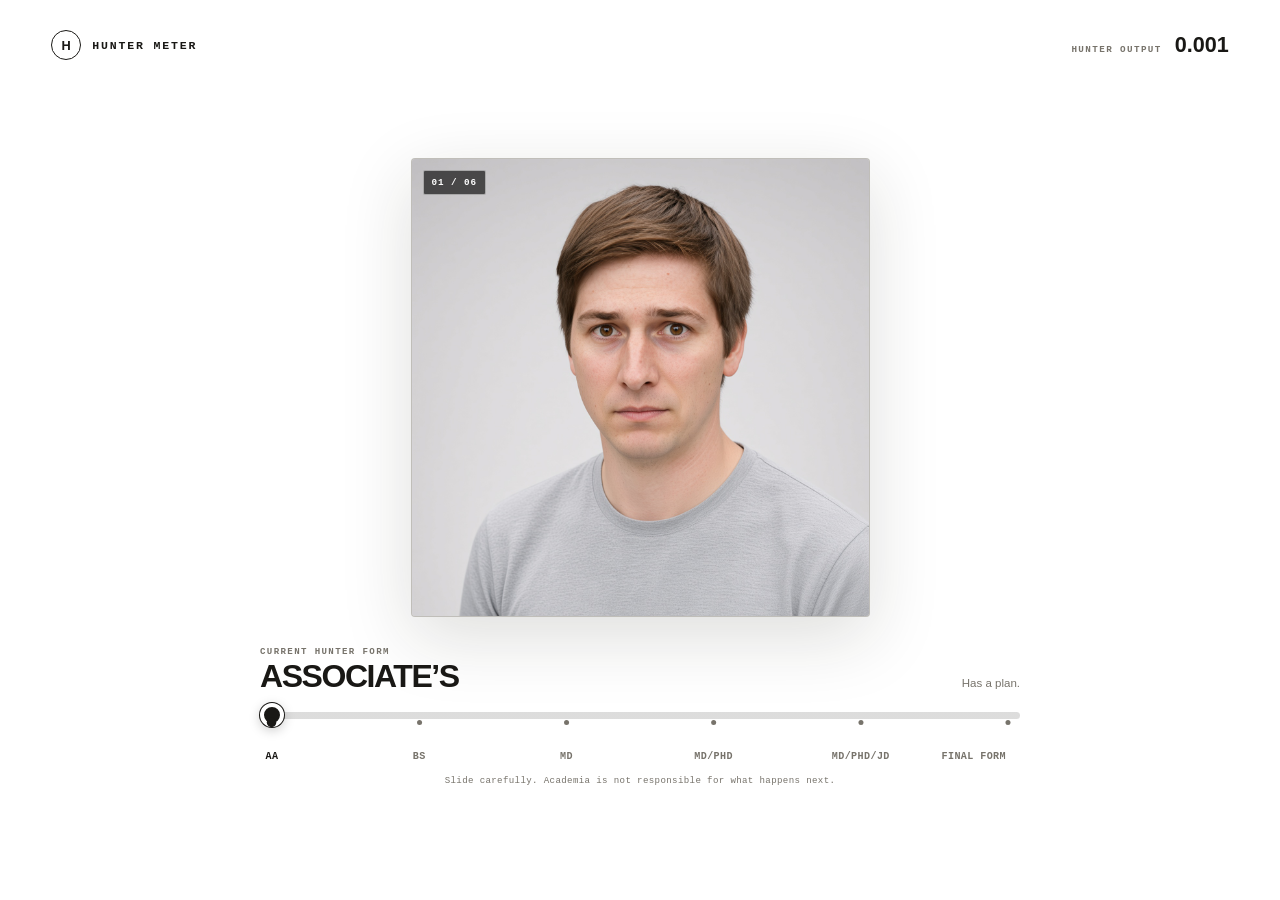
<file: index.html>
<!doctype html>
<html lang="en">
<head>
  <meta charset="utf-8">
  <meta name="viewport" content="width=device-width, initial-scale=1, viewport-fit=cover">
  <meta name="description" content="Slide the Hunter Meter from Associate’s degree to terminal credential event.">
  <meta name="theme-color" content="#ffffff">
  <title>Hunter Meter</title>
  <style>
:root {
  --ink: #191815;
  --paper: #ffffff;
  --muted: #77736b;
  --line: rgba(25, 24, 21, 0.18);
  --gold: #f2b84b;
  --gold-bright: #ffd879;
  --font-display: "Arial Black", "Helvetica Neue", Arial, sans-serif;
  --font-body: Inter, ui-sans-serif, -apple-system, BlinkMacSystemFont, "Segoe UI",
    sans-serif;
  --font-mono: "SFMono-Regular", Consolas, "Liberation Mono", monospace;
}

* {
  box-sizing: border-box;
}

html {
  background: #ffffff;
}

html,
body {
  margin: 0;
  min-height: 100%;
}

body {
  color: var(--ink);
  font-family: var(--font-body);
  overflow-x: hidden;
}

button,
input {
  font: inherit;
}

button {
  -webkit-tap-highlight-color: transparent;
}

.sr-only {
  position: absolute;
  width: 1px;
  height: 1px;
  padding: 0;
  margin: -1px;
  overflow: hidden;
  clip: rect(0, 0, 0, 0);
  white-space: nowrap;
  border: 0;
}

.hunter-meter {
  position: relative;
  min-height: 100svh;
  isolation: isolate;
  overflow: hidden;
  background: var(--paper);
  color: var(--ink);
  transition:
    background-color 850ms cubic-bezier(0.22, 1, 0.36, 1),
    color 650ms ease;
}

.hunter-meter.is-dark {
  background: #020100;
  color: #fff8e8;
}

.ambient-grid {
  position: fixed;
  z-index: -2;
  inset: 0;
  pointer-events: none;
  opacity: 0;
  transition: opacity 700ms ease;
}

.is-dark .ambient-grid {
  opacity: 0.32;
  background-image:
    radial-gradient(circle at 15% 20%, rgba(255, 205, 109, 0.8) 0 1px, transparent 1.5px),
    radial-gradient(circle at 78% 31%, rgba(255, 228, 172, 0.7) 0 1px, transparent 1.5px),
    radial-gradient(circle at 33% 73%, rgba(255, 183, 67, 0.55) 0 1px, transparent 1.5px);
  background-size: 173px 181px, 211px 199px, 239px 227px;
  mask-image: none;
}

.event-horizon {
  position: fixed;
  z-index: -1;
  inset: 0;
  pointer-events: none;
  background: radial-gradient(circle at 50% 43%, #190d02 0%, #050301 45%, #000 100%);
  animation: eventHorizon 900ms cubic-bezier(0.22, 1, 0.36, 1) both;
}

.site-header {
  position: relative;
  z-index: 3;
  display: flex;
  align-items: center;
  justify-content: space-between;
  width: 100%;
  padding: clamp(18px, 3vw, 30px) clamp(18px, 4vw, 56px) 0;
}

.wordmark {
  display: inline-flex;
  align-items: center;
  gap: 11px;
  color: inherit;
  font-family: var(--font-mono);
  font-size: 0.72rem;
  font-weight: 800;
  letter-spacing: 0.16em;
  text-decoration: none;
}

.wordmark-mark {
  display: grid;
  place-items: center;
  width: 30px;
  height: 30px;
  border: 1px solid currentColor;
  border-radius: 50%;
  font-family: var(--font-display);
  font-size: 0.8rem;
  letter-spacing: 0;
}

.is-dark .wordmark-mark {
  color: var(--gold-bright);
  box-shadow: 0 0 24px rgba(255, 187, 67, 0.35);
}

.header-reading {
  display: flex;
  align-items: baseline;
  gap: 13px;
  font-family: var(--font-mono);
}

.header-reading span {
  color: var(--muted);
  font-size: 0.58rem;
  font-weight: 700;
  letter-spacing: 0.15em;
}

.header-reading strong {
  font-family: var(--font-display);
  font-size: 1.35rem;
  line-height: 1;
}

.is-dark .header-reading span {
  color: #a6977d;
}

.is-dark .header-reading strong {
  color: var(--gold-bright);
  text-shadow: 0 0 20px rgba(255, 191, 72, 0.45);
}

.meter-stage {
  position: relative;
  z-index: 2;
  display: flex;
  flex-direction: column;
  align-items: center;
  justify-content: center;
  width: min(100% - 32px, 980px);
  min-height: calc(100svh - 72px);
  margin: 0 auto;
  padding: clamp(14px, 2.5svh, 26px) 0 clamp(18px, 3svh, 32px);
}

.portrait-zone {
  position: relative;
  display: grid;
  flex: 0 1 auto;
  place-items: center;
}

.portrait-shell {
  position: relative;
  z-index: 2;
  width: min(54vw, 51svh, 520px);
  aspect-ratio: 1;
  margin: 0;
  overflow: hidden;
  border: 1px solid rgba(25, 24, 21, 0.13);
  border-radius: 4px;
  background: #d9d7d2;
  box-shadow: 0 20px 70px rgba(36, 31, 22, 0.15);
  transition:
    width 700ms cubic-bezier(0.22, 1, 0.36, 1),
    border-radius 700ms ease,
    border-color 700ms ease,
    box-shadow 700ms ease;
}

.portrait-image {
  display: block;
  width: 100%;
  height: 100%;
  object-fit: cover;
  animation: portraitArrive 340ms cubic-bezier(0.22, 1, 0.36, 1) both;
}

.image-index {
  position: absolute;
  top: 11px;
  left: 11px;
  padding: 6px 8px;
  border: 1px solid rgba(255, 255, 255, 0.52);
  border-radius: 2px;
  background: rgba(13, 13, 12, 0.68);
  color: #fff;
  font-family: var(--font-mono);
  font-size: 0.58rem;
  font-weight: 800;
  letter-spacing: 0.1em;
  backdrop-filter: blur(8px);
}

.level-4 .portrait-shell {
  width: min(72vw, 62svh, 680px);
  border-color: rgba(255, 203, 104, 0.4);
  border-radius: 10px;
  background: #000;
  box-shadow:
    0 0 0 1px rgba(255, 191, 72, 0.15),
    0 0 80px rgba(255, 166, 32, 0.2),
    0 30px 100px rgba(0, 0, 0, 0.82);
}

.level-4 .portrait-image {
  object-fit: contain;
  animation: apexArrive 1050ms cubic-bezier(0.16, 1, 0.3, 1) both;
}

.gold-burst {
  position: absolute;
  z-index: 0;
  width: 120%;
  aspect-ratio: 1;
  border-radius: 50%;
  background:
    radial-gradient(circle, rgba(255, 205, 106, 0.35) 0%, rgba(255, 161, 29, 0.12) 32%, transparent 70%),
    conic-gradient(from 0deg, transparent, rgba(255, 202, 91, 0.13), transparent 18%, rgba(255, 190, 63, 0.1), transparent 37%);
  filter: blur(10px);
  animation: goldTurn 16s linear infinite;
}

.meter-panel {
  position: relative;
  z-index: 4;
  width: min(780px, 100%);
  margin-top: clamp(16px, 2.6svh, 26px);
  padding: 0 10px;
}

.degree-readout {
  display: flex;
  align-items: end;
  justify-content: space-between;
  gap: 26px;
  min-height: 52px;
  margin-bottom: 13px;
}

.readout-label {
  margin: 0 0 4px;
  color: var(--muted);
  font-family: var(--font-mono);
  font-size: 0.57rem;
  font-weight: 800;
  letter-spacing: 0.15em;
}

.degree-readout h1 {
  max-width: 580px;
  margin: 0;
  font-family: var(--font-display);
  font-size: clamp(1.2rem, 2.8vw, 2rem);
  line-height: 0.98;
  letter-spacing: -0.045em;
  text-transform: uppercase;
}

.level-caption {
  flex: 0 0 auto;
  max-width: 260px;
  margin: 0 0 2px;
  color: var(--muted);
  font-size: 0.72rem;
  line-height: 1.25;
  text-align: right;
}

.is-dark .readout-label,
.is-dark .level-caption {
  color: #aa9b83;
}

.is-dark .degree-readout h1 {
  color: var(--gold-bright);
  text-shadow: 0 0 24px rgba(255, 181, 57, 0.28);
}

.meter-range {
  width: 100%;
  height: 7px;
  margin: 7px 0 0;
  border-radius: 999px;
  outline: none;
  appearance: none;
  cursor: ew-resize;
  background: linear-gradient(
    to right,
    var(--ink) 0%,
    var(--ink) var(--meter-progress),
    rgba(25, 24, 21, 0.15) var(--meter-progress),
    rgba(25, 24, 21, 0.15) 100%
  );
}

.meter-range::-webkit-slider-thumb {
  width: 24px;
  height: 24px;
  border: 4px solid var(--paper);
  border-radius: 50%;
  appearance: none;
  background: var(--ink);
  box-shadow: 0 0 0 1px var(--ink), 0 3px 12px rgba(0, 0, 0, 0.22);
  transition: transform 180ms ease;
}

.meter-range::-moz-range-thumb {
  width: 17px;
  height: 17px;
  border: 4px solid var(--paper);
  border-radius: 50%;
  background: var(--ink);
  box-shadow: 0 0 0 1px var(--ink), 0 3px 12px rgba(0, 0, 0, 0.22);
}

.meter-range:hover::-webkit-slider-thumb,
.meter-range:focus-visible::-webkit-slider-thumb {
  transform: scale(1.16);
}

.meter-range:focus-visible {
  outline: 3px solid rgba(31, 98, 255, 0.35);
  outline-offset: 8px;
}

.is-dark .meter-range {
  background: linear-gradient(
    to right,
    var(--gold-bright) 0%,
    var(--gold-bright) var(--meter-progress),
    rgba(255, 216, 121, 0.2) var(--meter-progress),
    rgba(255, 216, 121, 0.2) 100%
  );
}

.is-dark .meter-range::-webkit-slider-thumb {
  border-color: #0c0802;
  background: var(--gold-bright);
  box-shadow: 0 0 0 1px var(--gold-bright), 0 0 24px rgba(255, 183, 57, 0.7);
}

.is-dark .meter-range::-moz-range-thumb {
  border-color: #0c0802;
  background: var(--gold-bright);
  box-shadow: 0 0 0 1px var(--gold-bright), 0 0 24px rgba(255, 183, 57, 0.7);
}

.meter-stops {
  position: relative;
  width: calc(100% - 24px);
  height: 44px;
  margin: 4px 12px 0;
}

.meter-stop {
  position: absolute;
  top: 0;
  min-width: 0;
  min-height: 44px;
  padding: 16px 2px 0;
  border: 0;
  background: transparent;
  color: var(--muted);
  cursor: pointer;
  font-family: var(--font-mono);
  font-size: clamp(0.48rem, 1.15vw, 0.63rem);
  font-weight: 700;
  letter-spacing: 0.04em;
  white-space: nowrap;
  transform: translateX(-50%);
}

.meter-stop:first-child {
  text-align: center;
  transform: translateX(-50%);
}

.meter-stop:last-child {
  text-align: right;
  transform: translateX(-100%);
}

.stop-dot {
  position: absolute;
  top: -7px;
  left: 50%;
  width: 5px;
  height: 5px;
  border-radius: 50%;
  background: currentColor;
  transform: translateX(-50%);
  transition: transform 180ms ease, background-color 180ms ease;
}

.meter-stop:first-child .stop-dot {
  left: 50%;
  transform: translateX(-50%);
}

.meter-stop:last-child .stop-dot {
  right: -2.5px;
  left: auto;
  transform: none;
}

.meter-stop:hover,
.meter-stop:focus-visible,
.meter-stop.is-current {
  color: var(--ink);
}

.meter-stop:hover .stop-dot,
.meter-stop:focus-visible .stop-dot,
.meter-stop.is-current .stop-dot {
  transform: translateX(-50%) scale(1.9);
}

.meter-stop:last-child:hover .stop-dot,
.meter-stop:last-child:focus-visible .stop-dot,
.meter-stop:last-child.is-current .stop-dot {
  transform: scale(1.9);
}

.meter-stop:focus-visible {
  outline: 2px solid currentColor;
  outline-offset: -3px;
  border-radius: 4px;
}

.is-dark .meter-stop {
  color: #8e826e;
}

.is-dark .meter-stop:hover,
.is-dark .meter-stop:focus-visible,
.is-dark .meter-stop.is-current {
  color: var(--gold-bright);
}

.meter-warning {
  margin: 4px 0 0;
  color: var(--muted);
  font-family: var(--font-mono);
  font-size: 0.57rem;
  letter-spacing: 0.04em;
  text-align: center;
}

.is-dark .meter-warning {
  color: #776c5b;
}

.finale {
  position: fixed;
  z-index: 50;
  inset: 0;
  overflow: hidden;
  background: #000;
  color: #fff6dd;
}

.finale-scene,
.finale-backdrop,
.finale-veil,
.finale-image {
  position: absolute;
  inset: 0;
}

.finale-scene {
  animation: finaleFade 900ms ease both;
}

.finale-backdrop {
  width: 100%;
  height: 100%;
  object-fit: cover;
  filter: blur(32px) brightness(0.25) saturate(1.4);
  opacity: 0.9;
  transform: scale(1.1);
  animation: backdropBreathe 14s ease-in-out infinite alternate;
}

.finale-veil {
  z-index: 1;
  background:
    radial-gradient(circle at 50% 42%, transparent 20%, rgba(0, 0, 0, 0.18) 62%, rgba(0, 0, 0, 0.6) 100%),
    linear-gradient(to bottom, rgba(0, 0, 0, 0.24), transparent 18%, transparent 82%, rgba(0, 0, 0, 0.3));
}

.finale-image {
  z-index: 2;
  width: 100%;
  height: 100%;
  object-fit: contain;
  object-position: center;
  filter: drop-shadow(0 0 80px rgba(255, 174, 39, 0.25));
  animation: finaleReveal 1350ms cubic-bezier(0.16, 1, 0.3, 1) both;
}

.finale-status,
.respect-ledger {
  position: absolute;
  z-index: 4;
  top: max(18px, env(safe-area-inset-top));
  padding: 8px 11px;
  border: 1px solid rgba(255, 215, 132, 0.32);
  border-radius: 2px;
  background: rgba(0, 0, 0, 0.62);
  color: #ffe3a1;
  font-family: var(--font-mono);
  font-size: 0.58rem;
  font-weight: 700;
  letter-spacing: 0.13em;
  backdrop-filter: blur(10px);
  animation: hudArrive 600ms 900ms ease both;
}

.finale-status {
  left: max(18px, env(safe-area-inset-left));
}

.respect-ledger {
  right: max(18px, env(safe-area-inset-right));
  animation-delay: 0ms;
}

.respect-trigger {
  position: absolute;
  z-index: 5;
  top: max(18px, env(safe-area-inset-top));
  left: 50%;
  display: flex;
  align-items: center;
  gap: 10px;
  min-height: 44px;
  padding: 7px 13px 7px 8px;
  border: 1px solid rgba(255, 216, 126, 0.5);
  border-radius: 999px;
  background: rgba(0, 0, 0, 0.72);
  color: #fff3d2;
  cursor: pointer;
  font-family: var(--font-mono);
  font-size: 0.62rem;
  font-weight: 800;
  letter-spacing: 0.09em;
  backdrop-filter: blur(12px);
  box-shadow: 0 0 34px rgba(255, 174, 39, 0.16);
  transform: translateX(-50%);
  opacity: 0;
  animation: promptArrive 700ms 1300ms cubic-bezier(0.22, 1, 0.36, 1) forwards;
  transition: border-color 180ms ease, box-shadow 180ms ease, background 180ms ease;
}

.respect-trigger:hover,
.respect-trigger:focus-visible {
  border-color: var(--gold-bright);
  background: rgba(24, 14, 2, 0.9);
  box-shadow: 0 0 40px rgba(255, 182, 52, 0.35);
  outline: none;
}

.audio-retry {
  position: absolute;
  z-index: 6;
  top: max(74px, calc(env(safe-area-inset-top) + 64px));
  left: 50%;
  min-height: 42px;
  padding: 9px 14px;
  border: 1px solid var(--gold-bright);
  border-radius: 999px;
  background: rgba(0, 0, 0, 0.82);
  color: #fff3d2;
  cursor: pointer;
  font-family: var(--font-mono);
  font-size: 0.6rem;
  font-weight: 800;
  letter-spacing: 0.09em;
  transform: translateX(-50%);
  backdrop-filter: blur(10px);
  box-shadow: 0 0 30px rgba(255, 182, 52, 0.22);
}

.audio-retry:hover,
.audio-retry:focus-visible {
  background: #1c1002;
  outline: 2px solid var(--gold-bright);
  outline-offset: 3px;
}

.keycap {
  display: inline-grid;
  flex: 0 0 auto;
  place-items: center;
  width: 29px;
  height: 29px;
  border: 1px solid currentColor;
  border-radius: 5px;
  font-family: var(--font-display);
  font-size: 0.8rem;
  letter-spacing: 0;
}

.keycap-dark {
  border-color: rgba(20, 12, 1, 0.55);
}

.touch-prompt {
  display: none;
}

.respect-pulse {
  position: absolute;
  z-index: 7;
  top: 50%;
  left: 50%;
  color: var(--gold-bright);
  font-family: var(--font-display);
  font-size: clamp(1.5rem, 5vw, 4rem);
  letter-spacing: -0.04em;
  text-shadow: 0 0 30px #ffae2d;
  pointer-events: none;
  animation: respectPaid 1100ms ease-out both;
}

.dialog-backdrop {
  position: fixed;
  z-index: 20;
  display: grid;
  place-items: center;
  inset: 0;
  padding: 20px;
  background: rgba(0, 0, 0, 0.76);
  backdrop-filter: blur(12px) saturate(0.7);
  animation: dialogBackdrop 260ms ease both;
}

.respect-dialog {
  width: min(620px, 100%);
  padding: clamp(28px, 5vw, 54px);
  border: 1px solid rgba(255, 207, 108, 0.55);
  border-radius: 6px;
  background:
    linear-gradient(145deg, rgba(31, 18, 2, 0.97), rgba(2, 2, 2, 0.98)),
    #050301;
  box-shadow:
    0 0 0 6px rgba(255, 192, 68, 0.035),
    0 35px 120px #000,
    inset 0 0 80px rgba(255, 164, 18, 0.05);
  text-align: center;
  animation: dialogArrive 440ms cubic-bezier(0.22, 1, 0.36, 1) both;
}

.dialog-seal {
  display: grid;
  place-items: center;
  width: 48px;
  height: 48px;
  margin: 0 auto 22px;
  border: 1px solid var(--gold);
  border-radius: 50%;
  color: var(--gold-bright);
  font-family: var(--font-display);
  font-size: 1.1rem;
  box-shadow: 0 0 28px rgba(255, 181, 45, 0.18);
}

.dialog-kicker {
  margin: 0 0 8px;
  color: #a68f62;
  font-family: var(--font-mono);
  font-size: 0.6rem;
  font-weight: 800;
  letter-spacing: 0.18em;
}

.respect-dialog h1 {
  margin: 0;
  color: #fff3ce;
  font-family: var(--font-display);
  font-size: clamp(2rem, 7vw, 4.5rem);
  line-height: 0.88;
  letter-spacing: -0.065em;
  text-transform: uppercase;
}

.respect-dialog > p:not(.dialog-kicker):not(.dialog-footnote) {
  max-width: 430px;
  margin: 19px auto 0;
  color: #b8ad98;
  font-size: 0.88rem;
  line-height: 1.5;
}

.dialog-actions {
  display: grid;
  grid-template-columns: 1fr 1fr;
  gap: 10px;
  margin-top: 28px;
}

.dialog-button {
  display: flex;
  align-items: center;
  justify-content: center;
  gap: 10px;
  min-height: 58px;
  padding: 11px 14px;
  border-radius: 3px;
  cursor: pointer;
  font-size: 0.72rem;
  font-weight: 800;
  letter-spacing: 0.03em;
  transition: transform 160ms ease, box-shadow 160ms ease, border-color 160ms ease;
}

.dialog-button:hover,
.dialog-button:focus-visible {
  transform: translateY(-2px);
  outline: none;
}

.dialog-button-secondary {
  border: 1px solid rgba(255, 232, 185, 0.26);
  background: rgba(255, 255, 255, 0.035);
  color: #e8dcc2;
}

.dialog-button-secondary:hover,
.dialog-button-secondary:focus-visible {
  border-color: rgba(255, 232, 185, 0.65);
}

.dialog-button-primary {
  border: 1px solid var(--gold-bright);
  background: linear-gradient(135deg, #ffd775, #eaa42d);
  color: #160d01;
  box-shadow: 0 8px 30px rgba(255, 177, 46, 0.18);
}

.dialog-button-primary:hover,
.dialog-button-primary:focus-visible {
  box-shadow: 0 10px 40px rgba(255, 177, 46, 0.36);
}

.action-number {
  font-family: var(--font-mono);
  font-size: 0.58rem;
  opacity: 0.6;
}

.dialog-footnote {
  margin: 17px 0 0;
  color: #776c59;
  font-family: var(--font-mono);
  font-size: 0.56rem;
  line-height: 1.45;
}

@keyframes portraitArrive {
  from {
    opacity: 0;
    filter: blur(4px);
    transform: scale(0.985);
  }
  to {
    opacity: 1;
    filter: blur(0);
    transform: scale(1);
  }
}

@keyframes apexArrive {
  0% {
    opacity: 0;
    filter: brightness(3) blur(10px);
    transform: scale(0.88);
  }
  45% {
    opacity: 1;
    filter: brightness(1.6) blur(0);
  }
  100% {
    filter: brightness(1);
    transform: scale(1);
  }
}

@keyframes eventHorizon {
  from {
    clip-path: circle(0% at 50% 43%);
  }
  to {
    clip-path: circle(150% at 50% 43%);
  }
}

@keyframes goldTurn {
  to {
    transform: rotate(360deg);
  }
}

@keyframes finaleFade {
  from { opacity: 0; }
  to { opacity: 1; }
}

@keyframes finaleReveal {
  0% {
    opacity: 0;
    filter: brightness(2.4) blur(12px);
    transform: scale(0.93);
  }
  48% {
    opacity: 1;
    filter: brightness(1.35) blur(0);
  }
  100% {
    filter: brightness(1) drop-shadow(0 0 80px rgba(255, 174, 39, 0.25));
    transform: scale(1);
  }
}

@keyframes backdropBreathe {
  from { transform: scale(1.08); }
  to { transform: scale(1.15); }
}

@keyframes hudArrive {
  from { opacity: 0; transform: translateY(-8px); }
  to { opacity: 1; transform: translateY(0); }
}

@keyframes promptArrive {
  from { opacity: 0; transform: translate(-50%, -12px); }
  to { opacity: 1; transform: translate(-50%, 0); }
}

@keyframes respectPaid {
  0% { opacity: 0; transform: translate(-50%, -30%) scale(0.72); }
  28% { opacity: 1; }
  100% { opacity: 0; transform: translate(-50%, -90%) scale(1.12); }
}

@keyframes dialogBackdrop {
  from { opacity: 0; }
  to { opacity: 1; }
}

@keyframes dialogArrive {
  from { opacity: 0; transform: translateY(24px) scale(0.96); }
  to { opacity: 1; transform: translateY(0) scale(1); }
}

@media (max-width: 700px) {
  .site-header {
    padding-top: 15px;
  }

  .header-reading span {
    display: none;
  }

  .meter-stage {
    min-height: calc(100svh - 56px);
    padding-top: 10px;
  }

  .portrait-shell {
    width: min(86vw, 45svh);
  }

  .level-4 .portrait-shell {
    width: min(91vw, 55svh);
  }

  .meter-panel {
    margin-top: 14px;
    padding-inline: 4px;
  }

  .degree-readout {
    display: block;
    min-height: 66px;
    margin-bottom: 8px;
    text-align: center;
  }

  .degree-readout h1 {
    max-width: none;
    font-size: clamp(1.15rem, 6vw, 1.65rem);
  }

  .level-caption {
    max-width: none;
    margin-top: 6px;
    font-size: 0.68rem;
    text-align: center;
  }

  .meter-stop {
    font-size: 0.46rem;
    letter-spacing: -0.02em;
  }

  .meter-warning {
    display: none;
  }

  .finale-status {
    top: auto;
    bottom: max(12px, env(safe-area-inset-bottom));
    left: max(12px, env(safe-area-inset-left));
    max-width: calc(100% - 24px);
  }

  .respect-ledger {
    top: auto;
    right: max(12px, env(safe-area-inset-right));
    bottom: max(12px, env(safe-area-inset-bottom));
  }

  .respect-trigger {
    top: max(12px, env(safe-area-inset-top));
    min-height: 42px;
  }

  .desktop-prompt {
    display: none;
  }

  .touch-prompt {
    display: inline;
  }

  .dialog-actions {
    grid-template-columns: 1fr;
  }

  .respect-dialog {
    max-height: calc(100svh - 32px);
    overflow-y: auto;
  }
}

@media (max-height: 690px) and (min-width: 701px) {
  .site-header {
    padding-top: 14px;
  }

  .meter-stage {
    min-height: calc(100svh - 54px);
    padding-top: 8px;
    padding-bottom: 12px;
  }

  .portrait-shell {
    width: min(42vw, 44svh, 390px);
  }

  .level-4 .portrait-shell {
    width: min(53vw, 51svh, 470px);
  }

  .meter-panel {
    margin-top: 11px;
  }

  .degree-readout {
    min-height: 42px;
    margin-bottom: 8px;
  }

  .meter-warning {
    display: none;
  }
}

@media (pointer: coarse) {
  .desktop-prompt {
    display: none;
  }

  .touch-prompt {
    display: inline;
  }
}

@media (prefers-reduced-motion: reduce) {
  *,
  *::before,
  *::after {
    scroll-behavior: auto !important;
    animation-duration: 1ms !important;
    animation-delay: 0ms !important;
    animation-iteration-count: 1 !important;
    transition-duration: 1ms !important;
  }
}

[hidden] {
  display: none !important;
}
  </style>
</head>
<body>
  <div id="hunter-meter" class="hunter-meter is-light level-0" data-level="0">
    <audio
      id="finale-audio"
      preload="auto"
      src="hunters/like-a-prayer-climax.mp3"
    ></audio>

    <div class="ambient-grid" aria-hidden="true"></div>
    <div id="event-horizon" class="event-horizon" aria-hidden="true" hidden></div>

    <header id="site-header" class="site-header">
      <a class="wordmark" href="#meter" aria-label="Hunter Meter home">
        <span class="wordmark-mark">H</span>
        <span>HUNTER METER</span>
      </a>
      <div class="header-reading" aria-hidden="true">
        <span>HUNTER OUTPUT</span>
        <strong id="hunter-output">0.001</strong>
      </div>
    </header>

    <main id="meter-stage" class="meter-stage">
      <div class="portrait-zone">
        <div id="gold-burst" class="gold-burst" aria-hidden="true" hidden></div>
        <figure class="portrait-shell">
          <img
            id="portrait-image"
            class="portrait-image"
            src="hunters/associates.jpg"
            alt="Hunter at the Associate’s degree level"
            decoding="async"
          >
          <figcaption id="image-index" class="image-index">01 / 06</figcaption>
        </figure>
      </div>

      <section class="meter-panel" aria-labelledby="current-degree">
        <div class="degree-readout" aria-live="polite">
          <div>
            <p class="readout-label">CURRENT HUNTER FORM</p>
            <h1 id="current-degree">Associate’s</h1>
          </div>
          <p id="level-caption" class="level-caption">Has a plan.</p>
        </div>

        <label class="sr-only" for="hunter-range">
          Hunter education and influence level
        </label>
        <input
          id="hunter-range"
          class="meter-range"
          type="range"
          min="0"
          max="5"
          step="1"
          value="0"
          style="--meter-progress: 0%"
          aria-valuetext="Associate’s"
        >

        <div class="meter-stops" aria-label="Hunter meter stops">
          <button
            class="meter-stop is-current"
            type="button"
            style="left: 0%"
            data-level-index="0"
            aria-label="Set Hunter Meter to Associate’s"
            aria-current="step"
          >
            <span class="stop-dot" aria-hidden="true"></span>
            <span>AA</span>
          </button>
          <button
            class="meter-stop"
            type="button"
            style="left: 20%"
            data-level-index="1"
            aria-label="Set Hunter Meter to Bachelor’s"
          >
            <span class="stop-dot" aria-hidden="true"></span>
            <span>BS</span>
          </button>
          <button
            class="meter-stop"
            type="button"
            style="left: 40%"
            data-level-index="2"
            aria-label="Set Hunter Meter to MD"
          >
            <span class="stop-dot" aria-hidden="true"></span>
            <span>MD</span>
          </button>
          <button
            class="meter-stop"
            type="button"
            style="left: 60%"
            data-level-index="3"
            aria-label="Set Hunter Meter to MD / PhD"
          >
            <span class="stop-dot" aria-hidden="true"></span>
            <span>MD/PHD</span>
          </button>
          <button
            class="meter-stop"
            type="button"
            style="left: 80%"
            data-level-index="4"
            aria-label="Set Hunter Meter to MD / PhD / JD"
          >
            <span class="stop-dot" aria-hidden="true"></span>
            <span>MD/PHD/JD</span>
          </button>
          <button
            class="meter-stop"
            type="button"
            style="left: 100%"
            data-level-index="5"
            aria-label="Set Hunter Meter to MD / PhD / JD / LinkedIn Thought Leader / Podcast Host / OnlyFans Content Creators"
          >
            <span class="stop-dot" aria-hidden="true"></span>
            <span>FINAL FORM</span>
          </button>
        </div>

        <p class="meter-warning">
          Slide carefully. Academia is not responsible for what happens next.
        </p>
      </section>
    </main>

    <section id="finale" class="finale" aria-label="Hunter’s ultimate form" hidden>
      <div id="finale-scene" class="finale-scene">
        <img
          id="finale-backdrop"
          class="finale-backdrop"
          src="hunters/ultimate.png"
          alt=""
          aria-hidden="true"
        >
        <div class="finale-veil" aria-hidden="true"></div>
        <img
          id="finale-image"
          class="finale-image"
          src="hunters/ultimate.png"
          alt="Hunter’s ultimate form: an impossibly credentialed golden civilization builder"
        >

        <div class="finale-status">HUNTER METER // LIMIT EXCEEDED</div>

        <button id="audio-retry" class="audio-retry" type="button" hidden>
          UNMUTE THE ASCENSION
        </button>

        <div id="respect-ledger" class="respect-ledger" aria-live="polite" hidden>
          RESPECT PAID × 0
        </div>

        <div id="respect-pulse" class="respect-pulse" aria-hidden="true" hidden>
          RESPECT +1
        </div>

        <button id="respect-trigger" class="respect-trigger" type="button">
          <span class="keycap">F</span>
          <span class="desktop-prompt">PRESS TO SHOW RESPECT</span>
          <span class="touch-prompt">TAP / PRESS F TO SHOW RESPECT</span>
        </button>
      </div>

      <div id="dialog-backdrop" class="dialog-backdrop" hidden>
        <div
          id="respect-dialog"
          class="respect-dialog"
          role="dialog"
          aria-modal="true"
          aria-labelledby="respect-title"
          aria-describedby="respect-description"
        >
          <div class="dialog-seal" aria-hidden="true">H</div>
          <p class="dialog-kicker">TERMINAL CREDENTIAL EVENT</p>
          <h1 id="respect-title">there is no way back</h1>
          <p id="respect-description">
            The meter has seen what you have seen. Choose accordingly.
          </p>
          <div class="dialog-actions">
            <button
              id="reset-button"
              class="dialog-button dialog-button-secondary"
              type="button"
            >
              <span class="action-number">01</span>
              Go back to the beginning
            </button>
            <button
              id="more-respect-button"
              class="dialog-button dialog-button-primary"
              type="button"
            >
              <span class="keycap keycap-dark">F</span>
              Show more respect
            </button>
          </div>
          <p class="dialog-footnote">
            Pressing F will return you to the final image. The ritual may be
            repeated indefinitely.
          </p>
        </div>
      </div>
    </section>
  </div>

  <script>
  (function () {
    "use strict";

    var LEVELS = [
      {
        name: "Associate’s",
        image: "hunters/associates.jpg",
        alt: "Hunter at the Associate’s degree level",
        caption: "Has a plan.",
        output: "0.001"
      },
      {
        name: "Bachelor’s",
        image: "hunters/bachelors.jpg",
        alt: "Hunter at the Bachelor’s degree level",
        caption: "Has a LinkedIn.",
        output: "6.7"
      },
      {
        name: "MD",
        image: "hunters/md.jpg",
        alt: "Hunter at the MD level",
        caption: "Can legally say “interesting.”",
        output: "69"
      },
      {
        name: "MD / PhD",
        image: "hunters/md-phd.jpg",
        alt: "Hunter at the MD and PhD level",
        caption: "Two careers. Zero free evenings.",
        output: "420"
      },
      {
        name: "MD / PhD / JD",
        image: "hunters/md-phd-jd.jpg",
        alt: "Hunter at the MD, PhD, and JD level, surrounded by golden energy",
        caption: "Peer-reviewed. Bar-admitted. Unreasonably moisturized.",
        output: "∞"
      },
      {
        name: "MD / PhD / JD / LinkedIn Thought Leader / Podcast Host / OnlyFans Content Creators",
        image: "hunters/ultimate.png",
        alt: "Hunter’s ultimate form: an impossibly credentialed golden civilization builder",
        caption: "Career status: civilization.",
        output: "∞²"
      }
    ];

    var state = {
      level: 0,
      respectOpen: false,
      respectCount: 0
    };

    var meter = document.getElementById("hunter-meter");
    var siteHeader = document.getElementById("site-header");
    var meterStage = document.getElementById("meter-stage");
    var output = document.getElementById("hunter-output");
    var eventHorizon = document.getElementById("event-horizon");
    var goldBurst = document.getElementById("gold-burst");
    var portraitImage = document.getElementById("portrait-image");
    var imageIndex = document.getElementById("image-index");
    var currentDegree = document.getElementById("current-degree");
    var levelCaption = document.getElementById("level-caption");
    var range = document.getElementById("hunter-range");
    var stops = Array.prototype.slice.call(
      document.querySelectorAll("[data-level-index]")
    );
    var finale = document.getElementById("finale");
    var finaleScene = document.getElementById("finale-scene");
    var finaleBackdrop = document.getElementById("finale-backdrop");
    var finaleImage = document.getElementById("finale-image");
    var audio = document.getElementById("finale-audio");
    var audioRetry = document.getElementById("audio-retry");
    var respectTrigger = document.getElementById("respect-trigger");
    var respectLedger = document.getElementById("respect-ledger");
    var respectPulse = document.getElementById("respect-pulse");
    var dialogBackdrop = document.getElementById("dialog-backdrop");
    var dialog = document.getElementById("respect-dialog");
    var resetButton = document.getElementById("reset-button");
    var moreRespectButton = document.getElementById("more-respect-button");
    var focusTimer = 0;
    var pulseTimer = 0;

    function restartAnimation(element) {
      element.style.animation = "none";
      void element.offsetWidth;
      element.style.animation = "";
    }

    function setAudioBlocked(blocked) {
      audioRetry.hidden = !blocked;
    }

    function playFinaleMusic() {
      try {
        audio.currentTime = 0;
        audio.volume = 0.92;
        var playback = audio.play();
        if (playback && typeof playback.then === "function") {
          playback.then(function () {
            setAudioBlocked(false);
          }).catch(function () {
            setAudioBlocked(true);
          });
        }
      } catch (error) {
        setAudioBlocked(true);
      }
    }

    function setDialogOpen(open) {
      state.respectOpen = open;
      dialogBackdrop.hidden = !open;
      finaleScene.setAttribute("aria-hidden", open ? "true" : "false");
      finaleScene.inert = open;

      window.clearTimeout(focusTimer);
      if (open) {
        focusTimer = window.setTimeout(function () {
          resetButton.focus();
        }, 40);
      }
    }

    function showMoreRespect() {
      setDialogOpen(false);
      state.respectCount += 1;
      respectLedger.textContent = "RESPECT PAID × " + state.respectCount;
      respectLedger.hidden = false;

      window.clearTimeout(pulseTimer);
      respectPulse.hidden = false;
      restartAnimation(respectPulse);
      pulseTimer = window.setTimeout(function () {
        respectPulse.hidden = true;
      }, 1100);

      window.requestAnimationFrame(function () {
        respectTrigger.focus();
      });
    }

    function renderLevel(previousLevel) {
      var current = LEVELS[state.level];
      var isDark = state.level >= 4;
      var isFinale = state.level === LEVELS.length - 1;
      var progress = (state.level / (LEVELS.length - 1)) * 100 + "%";

      meter.className =
        "hunter-meter " +
        (isDark ? "is-dark " : "is-light ") +
        "level-" +
        state.level;
      meter.setAttribute("data-level", String(state.level));
      document.querySelector('meta[name="theme-color"]').setAttribute(
        "content",
        isDark ? "#020100" : "#ffffff"
      );

      output.textContent = current.output;
      portraitImage.src = current.image;
      portraitImage.alt = current.alt;
      imageIndex.textContent = "0" + (state.level + 1) + " / 06";
      currentDegree.textContent = current.name;
      levelCaption.textContent = current.caption;
      range.value = String(state.level);
      range.style.setProperty("--meter-progress", progress);
      range.setAttribute("aria-valuetext", current.name);

      eventHorizon.hidden = state.level !== 4;
      goldBurst.hidden = state.level !== 4;

      stops.forEach(function (stop, index) {
        var selected = index === state.level;
        stop.classList.toggle("is-current", selected);
        if (selected) {
          stop.setAttribute("aria-current", "step");
        } else {
          stop.removeAttribute("aria-current");
        }
      });

      siteHeader.hidden = isFinale;
      meterStage.hidden = isFinale;
      finale.hidden = !isFinale;

      if (previousLevel !== state.level && !isFinale) {
        restartAnimation(portraitImage);
        if (state.level === 4) {
          restartAnimation(eventHorizon);
          restartAnimation(goldBurst);
        }
      }

      window.clearTimeout(focusTimer);
      if (isFinale) {
        finaleBackdrop.src = current.image;
        finaleImage.src = current.image;
        finaleImage.alt = current.alt;
        restartAnimation(finaleScene);
        restartAnimation(finaleBackdrop);
        restartAnimation(finaleImage);
        focusTimer = window.setTimeout(function () {
          if (!state.respectOpen) {
            respectTrigger.focus();
          }
        }, 1250);
      }
    }

    function selectLevel(nextLevel) {
      var parsed = Number(nextLevel);
      if (!Number.isFinite(parsed)) {
        return;
      }

      var next = Math.max(0, Math.min(LEVELS.length - 1, Math.round(parsed)));
      var previous = state.level;

      if (next === LEVELS.length - 1) {
        playFinaleMusic();
        setDialogOpen(false);
      }

      state.level = next;
      renderLevel(previous);
    }

    function resetMeter() {
      audio.pause();
      try {
        audio.currentTime = 0;
      } catch (error) {
        // The media may not have loaded yet; there is still nothing to reset.
      }

      setAudioBlocked(false);
      setDialogOpen(false);
      state.respectCount = 0;
      respectLedger.hidden = true;
      respectLedger.textContent = "RESPECT PAID × 0";
      respectPulse.hidden = true;

      var previous = state.level;
      state.level = 0;
      renderLevel(previous);

      window.setTimeout(function () {
        range.focus();
      }, 120);
    }

    LEVELS.forEach(function (level) {
      var preloaded = new Image();
      preloaded.src = level.image;
    });

    range.addEventListener("input", function (event) {
      selectLevel(event.target.value);
    });

    stops.forEach(function (stop) {
      stop.addEventListener("click", function () {
        selectLevel(stop.getAttribute("data-level-index"));
      });
    });

    respectTrigger.addEventListener("click", function () {
      setDialogOpen(true);
    });
    resetButton.addEventListener("click", resetMeter);
    moreRespectButton.addEventListener("click", showMoreRespect);
    audioRetry.addEventListener("click", playFinaleMusic);
    audio.addEventListener("error", function () {
      setAudioBlocked(true);
    });

    document.addEventListener("keydown", function (event) {
      var isFinale = state.level === LEVELS.length - 1;
      if (!isFinale || event.repeat || event.metaKey || event.ctrlKey || event.altKey) {
        return;
      }

      if (event.key.toLowerCase() === "f") {
        event.preventDefault();
        if (state.respectOpen) {
          showMoreRespect();
        } else {
          setDialogOpen(true);
        }
        return;
      }

      if (state.respectOpen && event.key === "Escape") {
        event.preventDefault();
        showMoreRespect();
        return;
      }

      if (state.respectOpen && event.key === "Tab") {
        var buttons = Array.prototype.slice.call(
          dialog.querySelectorAll("button:not([disabled])")
        );
        if (buttons.length < 2) {
          return;
        }

        var first = buttons[0];
        var last = buttons[buttons.length - 1];
        if (event.shiftKey &&
            (document.activeElement === first || !dialog.contains(document.activeElement))) {
          event.preventDefault();
          last.focus();
        } else if (!event.shiftKey && document.activeElement === last) {
          event.preventDefault();
          first.focus();
        }
      }
    });

    renderLevel(null);
  }());
  </script>
</body>
</html>
</file>
